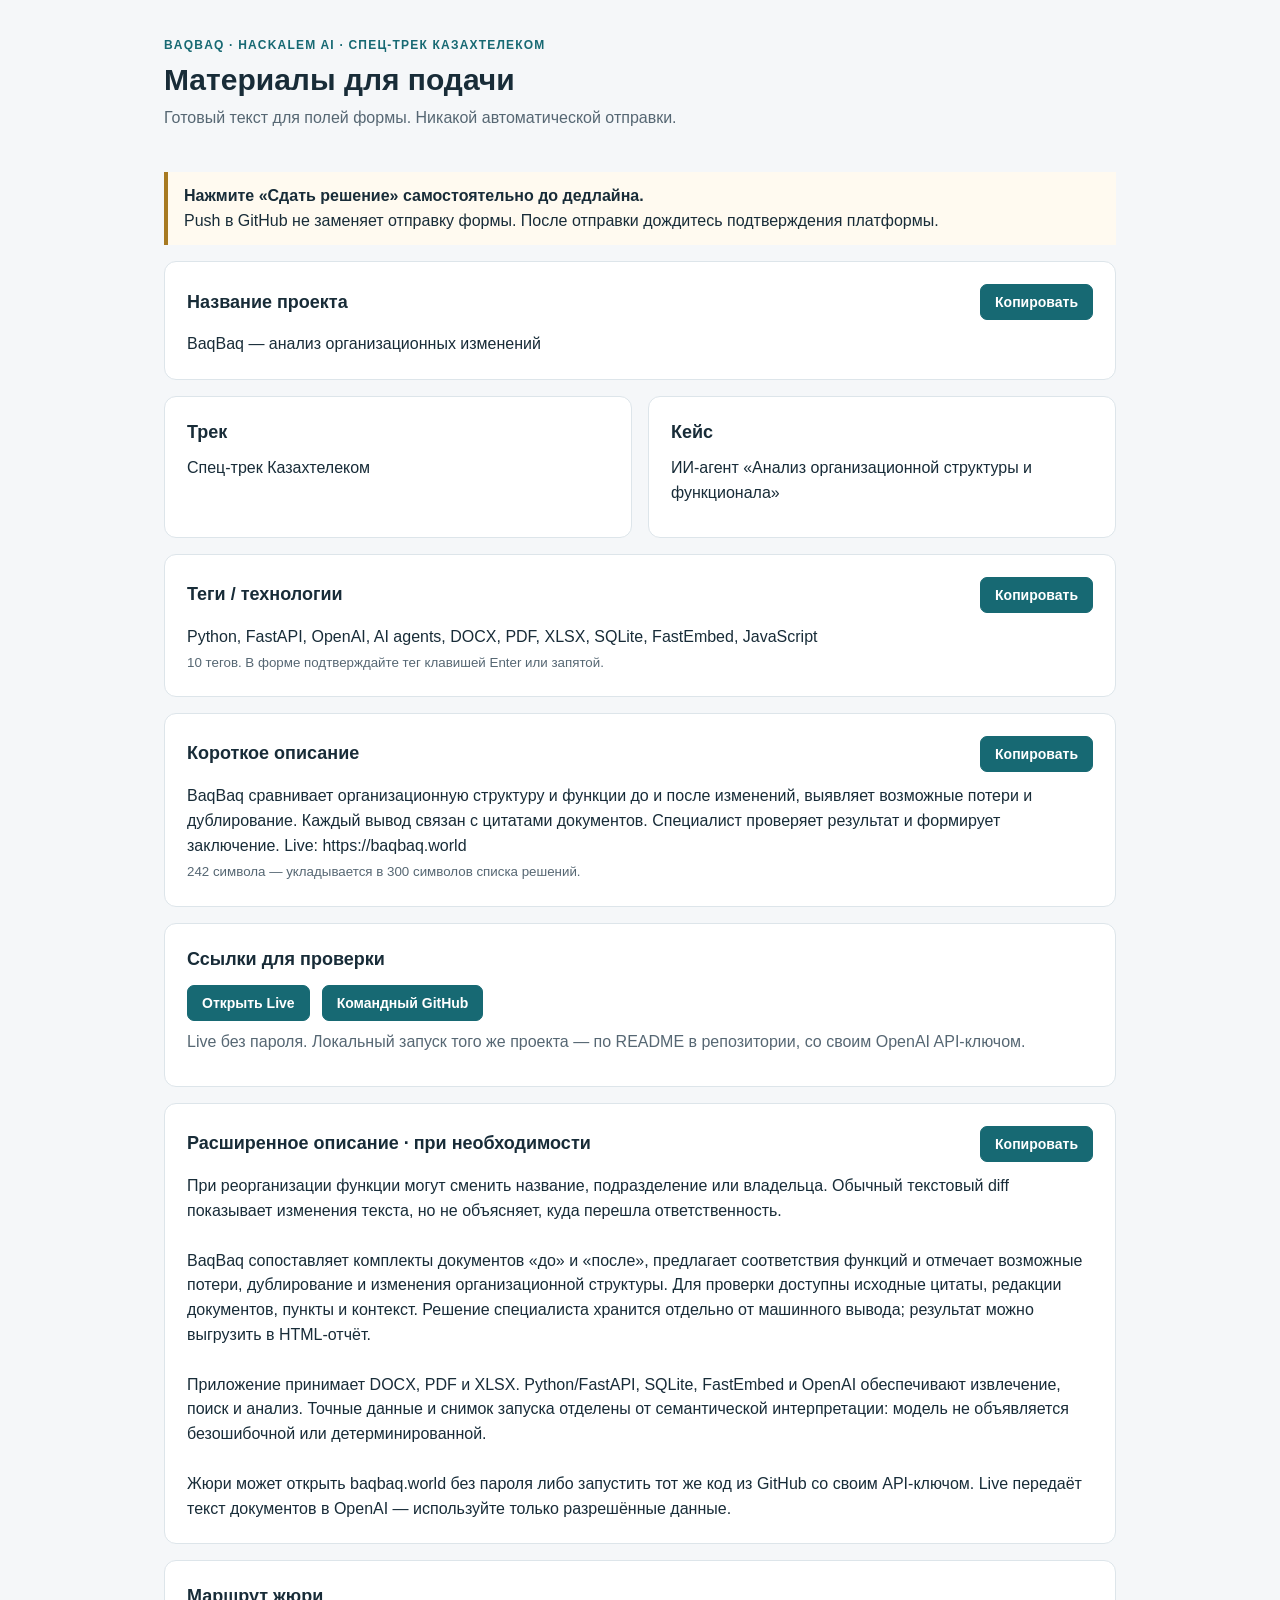
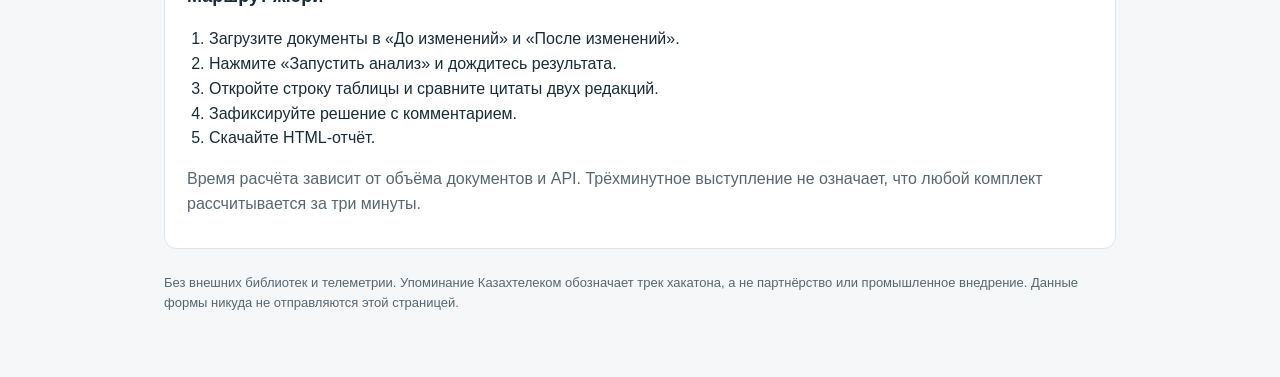
<file: submission/submission-form.html>
<!doctype html>
<html lang="ru">
<head>
<meta charset="utf-8"><meta name="viewport" content="width=device-width,initial-scale=1">
<title>BaqBaq — подача решения</title>
<style>
:root{--paper:#F5F7F9;--ink:#182C38;--muted:#566773;--teal:#176973;--line:#DDE5EA;--white:#FFF}*{box-sizing:border-box}body{margin:0;background:var(--paper);color:var(--ink);font:16px/1.55 "Segoe UI",Arial,sans-serif}main{max-width:1000px;margin:0 auto;padding:36px 24px 64px}header{display:flex;align-items:center;justify-content:space-between;gap:28px;margin-bottom:32px}.logo{width:95px;height:102px;object-fit:contain}.eyebrow{color:var(--teal);font-size:12px;font-weight:700;letter-spacing:.1em;text-transform:uppercase}h1{font-size:30px;line-height:1.15;margin:8px 0}h2{font-size:18px;margin:0}p{margin:9px 0}.muted,small{color:var(--muted)}.card{background:var(--white);border:1px solid var(--line);border-radius:12px;padding:22px;margin:16px 0}.row{display:flex;justify-content:space-between;align-items:center;gap:12px;margin-bottom:12px}.value{white-space:pre-wrap;margin:0;font:inherit;overflow-wrap:anywhere}button,a.action{border:1px solid var(--teal);background:var(--teal);color:white;padding:9px 14px;border-radius:7px;font:600 14px "Segoe UI",Arial,sans-serif;cursor:pointer;text-decoration:none;white-space:nowrap}button:hover,a.action:hover{background:#10535C}button:focus-visible,a:focus-visible{outline:3px solid #A77A22;outline-offset:3px}a{color:var(--teal)}.links{display:flex;gap:12px;flex-wrap:wrap}.notice{border-left:4px solid #A77A22;padding:12px 16px;background:#fffaf0}.grid{display:grid;grid-template-columns:1fr 1fr;gap:16px}.grid .card{margin:0}.status{position:fixed;bottom:18px;left:50%;transform:translateX(-50%);padding:10px 18px;background:var(--ink);color:#fff;border-radius:8px;display:none}ol{padding-left:22px}footer{font-size:13px;margin-top:24px;color:var(--muted)}@media(max-width:650px){main{padding:24px 16px}.grid{grid-template-columns:1fr}h1{font-size:25px}.row{align-items:flex-start}.logo{width:76px;height:90px}button{font-size:12px;padding:8px}}
</style>
</head>
<body><main>
<header><div><div class="eyebrow">BaqBaq · HackAlem AI · спец-трек Казахтелеком</div><h1>Материалы для подачи</h1><p class="muted">Готовый текст для полей формы. Никакой автоматической отправки.</p></div></header>
<div class="notice"><strong>Нажмите «Сдать решение» самостоятельно до дедлайна.</strong><br>Push в GitHub не заменяет отправку формы. После отправки дождитесь подтверждения платформы.</div>
<section class="card"><div class="row"><h2>Название проекта</h2><button data-copy="name">Копировать</button></div><p id="name" class="value">BaqBaq — анализ организационных изменений</p></section>
<div class="grid"><section class="card"><h2>Трек</h2><p>Спец-трек Казахтелеком</p></section><section class="card"><h2>Кейс</h2><p>ИИ-агент «Анализ организационной структуры и функционала»</p></section></div>
<section class="card"><div class="row"><h2>Теги / технологии</h2><button data-copy="tags">Копировать</button></div><p id="tags" class="value">Python, FastAPI, OpenAI, AI agents, DOCX, PDF, XLSX, SQLite, FastEmbed, JavaScript</p><small>10 тегов. В форме подтверждайте тег клавишей Enter или запятой.</small></section>
<section class="card"><div class="row"><h2>Короткое описание</h2><button data-copy="short">Копировать</button></div><p id="short" class="value">BaqBaq сравнивает организационную структуру и функции до и после изменений, выявляет возможные потери и дублирование. Каждый вывод связан с цитатами документов. Специалист проверяет результат и формирует заключение. Live: https://baqbaq.world</p><small><span id="count">242</span> символа — укладывается в 300 символов списка решений.</small></section>
<section class="card"><div class="row"><h2>Ссылки для проверки</h2></div><div class="links"><a class="action" href="https://baqbaq.world" target="_blank" rel="noopener noreferrer">Открыть Live</a><a class="action" href="https://github.com/BAITC-Hacks/hack-22e532a4-ai-solo" target="_blank" rel="noopener noreferrer">Командный GitHub</a></div><p class="muted">Live без пароля. Локальный запуск того же проекта — по README в репозитории, со своим OpenAI API-ключом.</p></section>
<section class="card"><div class="row"><h2>Расширенное описание · при необходимости</h2><button data-copy="long">Копировать</button></div><div id="long" class="value">При реорганизации функции могут сменить название, подразделение или владельца. Обычный текстовый diff показывает изменения текста, но не объясняет, куда перешла ответственность.

BaqBaq сопоставляет комплекты документов «до» и «после», предлагает соответствия функций и отмечает возможные потери, дублирование и изменения организационной структуры. Для проверки доступны исходные цитаты, редакции документов, пункты и контекст. Решение специалиста хранится отдельно от машинного вывода; результат можно выгрузить в HTML-отчёт.

Приложение принимает DOCX, PDF и XLSX. Python/FastAPI, SQLite, FastEmbed и OpenAI обеспечивают извлечение, поиск и анализ. Точные данные и снимок запуска отделены от семантической интерпретации: модель не объявляется безошибочной или детерминированной.

Жюри может открыть baqbaq.world без пароля либо запустить тот же код из GitHub со своим API-ключом. Live передаёт текст документов в OpenAI — используйте только разрешённые данные.</div></section>
<section class="card"><h2>Маршрут жюри</h2><ol><li>Загрузите документы в «До изменений» и «После изменений».</li><li>Нажмите «Запустить анализ» и дождитесь результата.</li><li>Откройте строку таблицы и сравните цитаты двух редакций.</li><li>Зафиксируйте решение с комментарием.</li><li>Скачайте HTML-отчёт.</li></ol><p class="muted">Время расчёта зависит от объёма документов и API. Трёхминутное выступление не означает, что любой комплект рассчитывается за три минуты.</p></section>
<footer>Без внешних библиотек и телеметрии. Упоминание Казахтелеком обозначает трек хакатона, а не партнёрство или промышленное внедрение. Данные формы никуда не отправляются этой страницей.</footer>
</main><div id="status" class="status" role="status" aria-live="polite"></div>
<script>
document.getElementById('count').textContent=document.getElementById('short').textContent.trim().length;
document.querySelectorAll('[data-copy]').forEach(button=>button.addEventListener('click',async()=>{const el=document.getElementById(button.dataset.copy);const value=el.textContent.trim();let ok=false;try{await navigator.clipboard.writeText(value);ok=true}catch(_){const range=document.createRange();range.selectNodeContents(el);const selection=window.getSelection();selection.removeAllRanges();selection.addRange(range);try{ok=document.execCommand('copy')}catch(_){}if(ok)selection.removeAllRanges()}const status=document.getElementById('status');status.textContent=ok?'Скопировано':'Текст выделен — нажмите Ctrl+C';status.style.display='block';setTimeout(()=>status.style.display='none',3000)}));
</script></body></html>
</file>
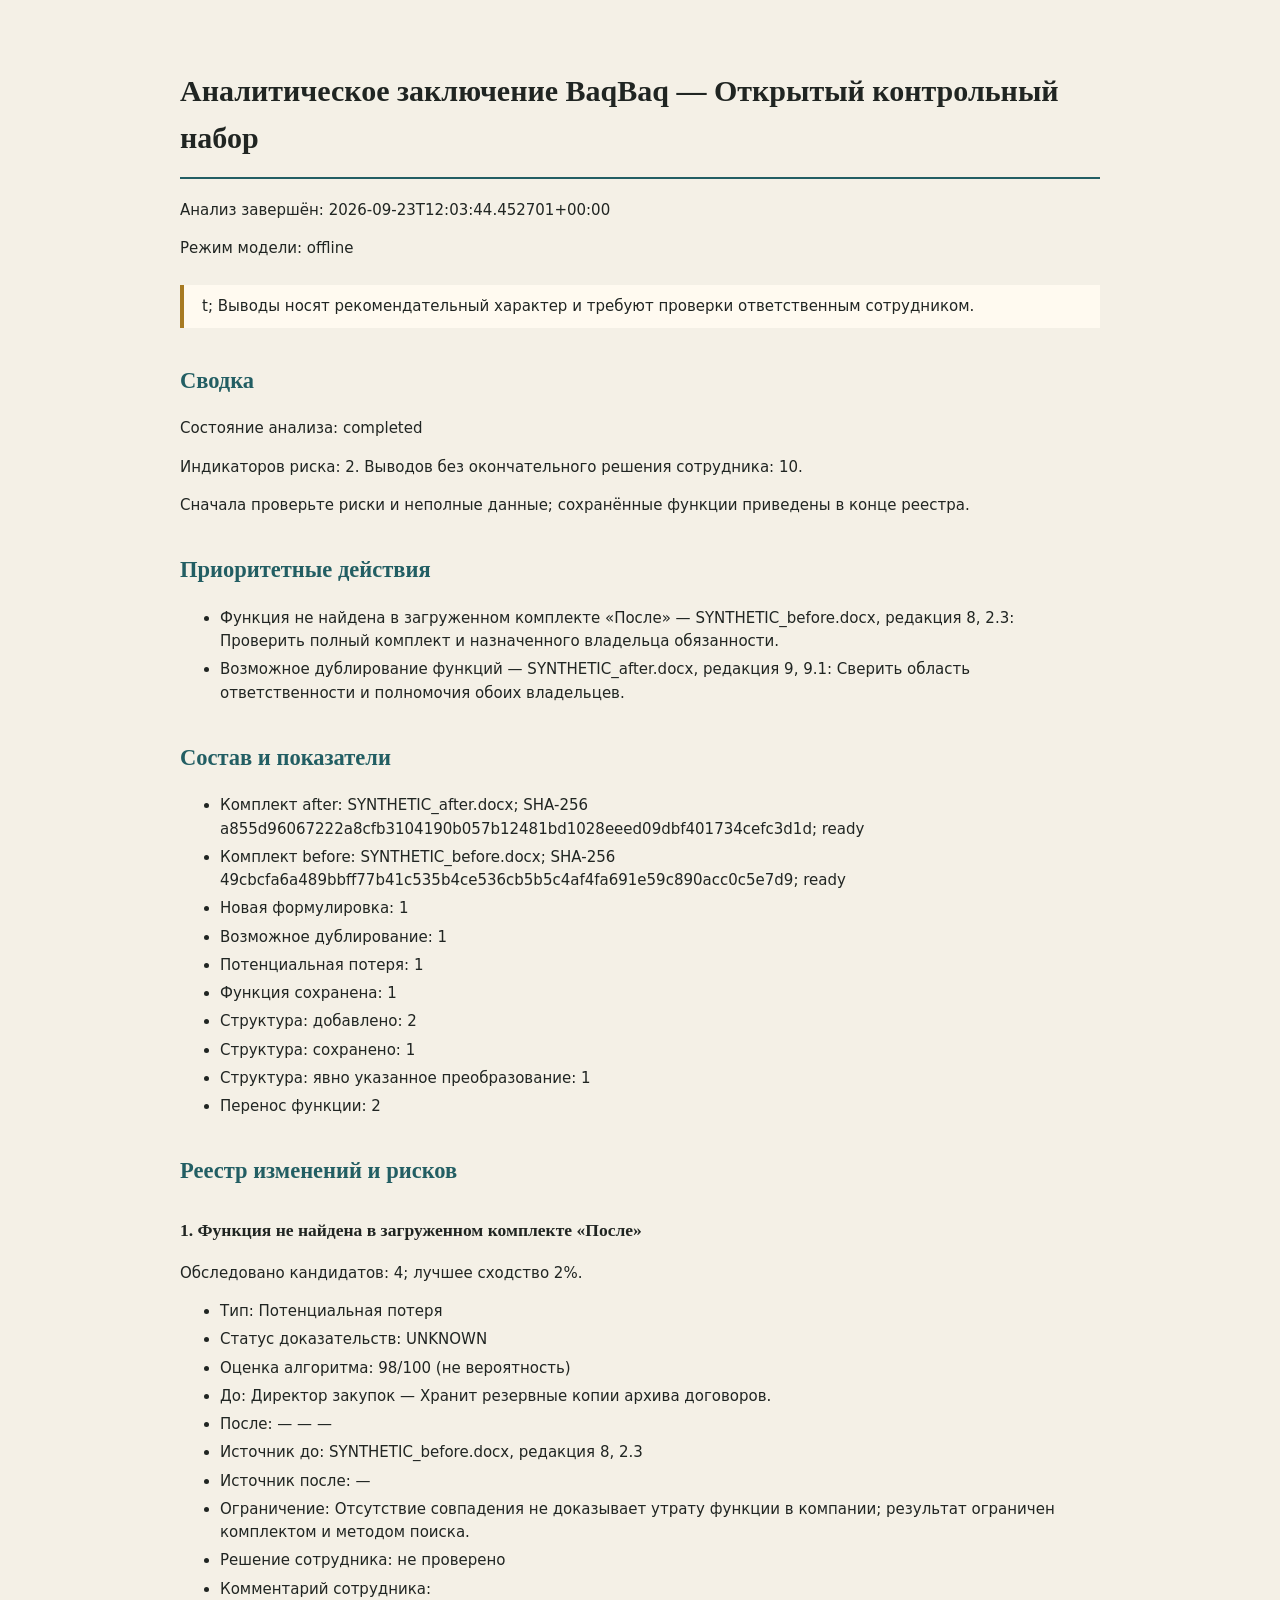
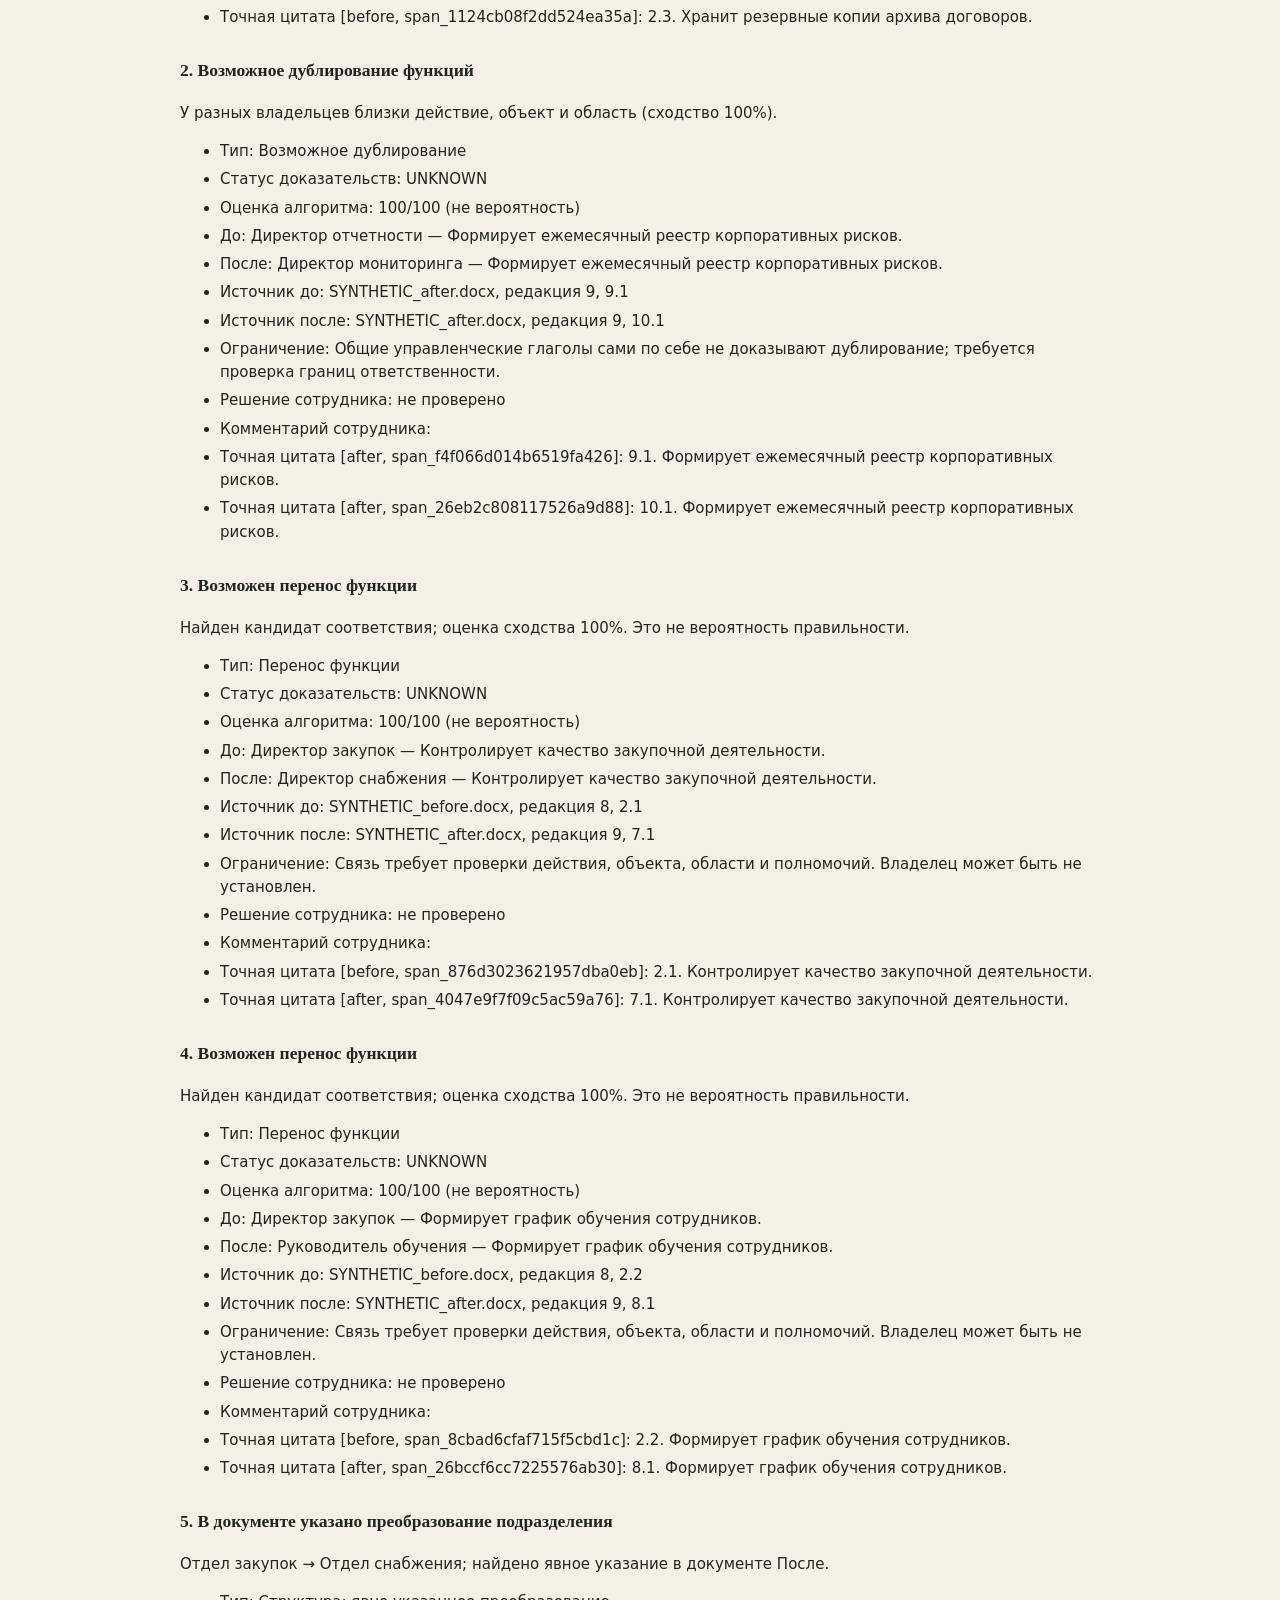
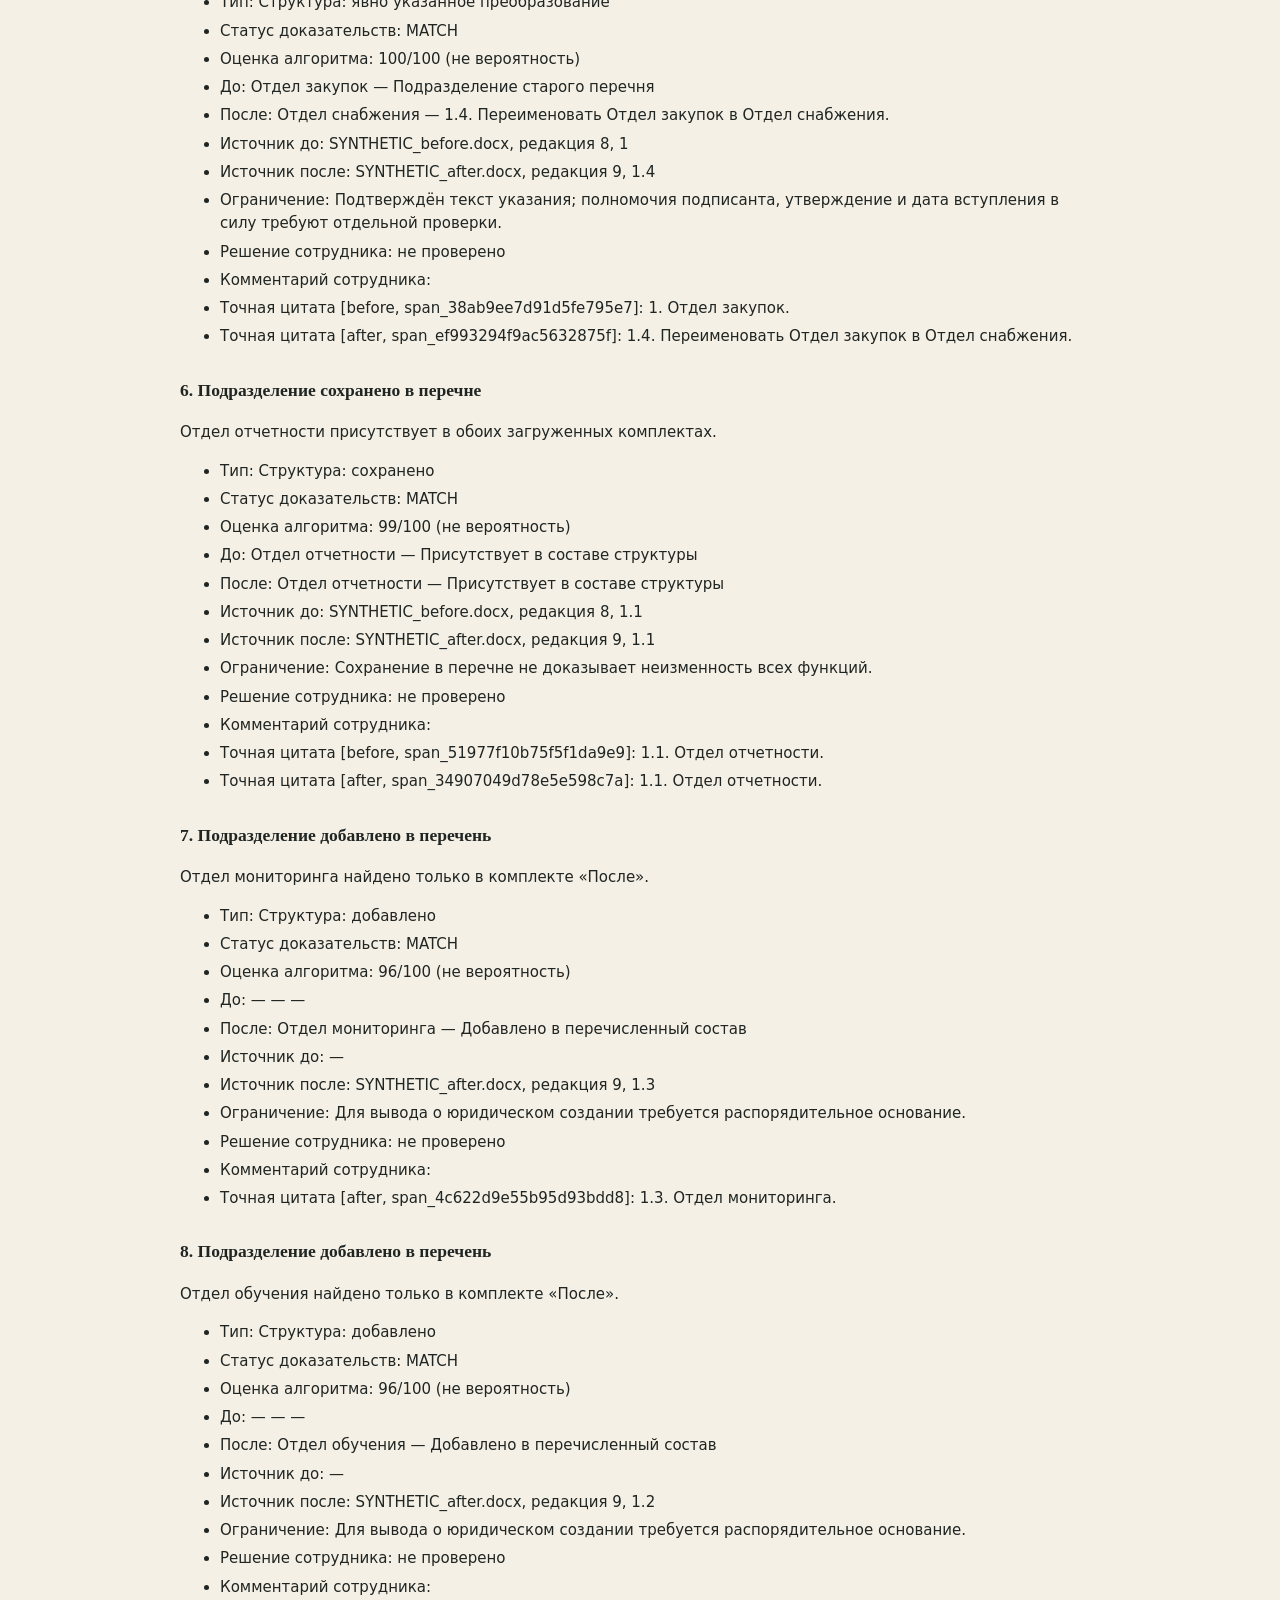
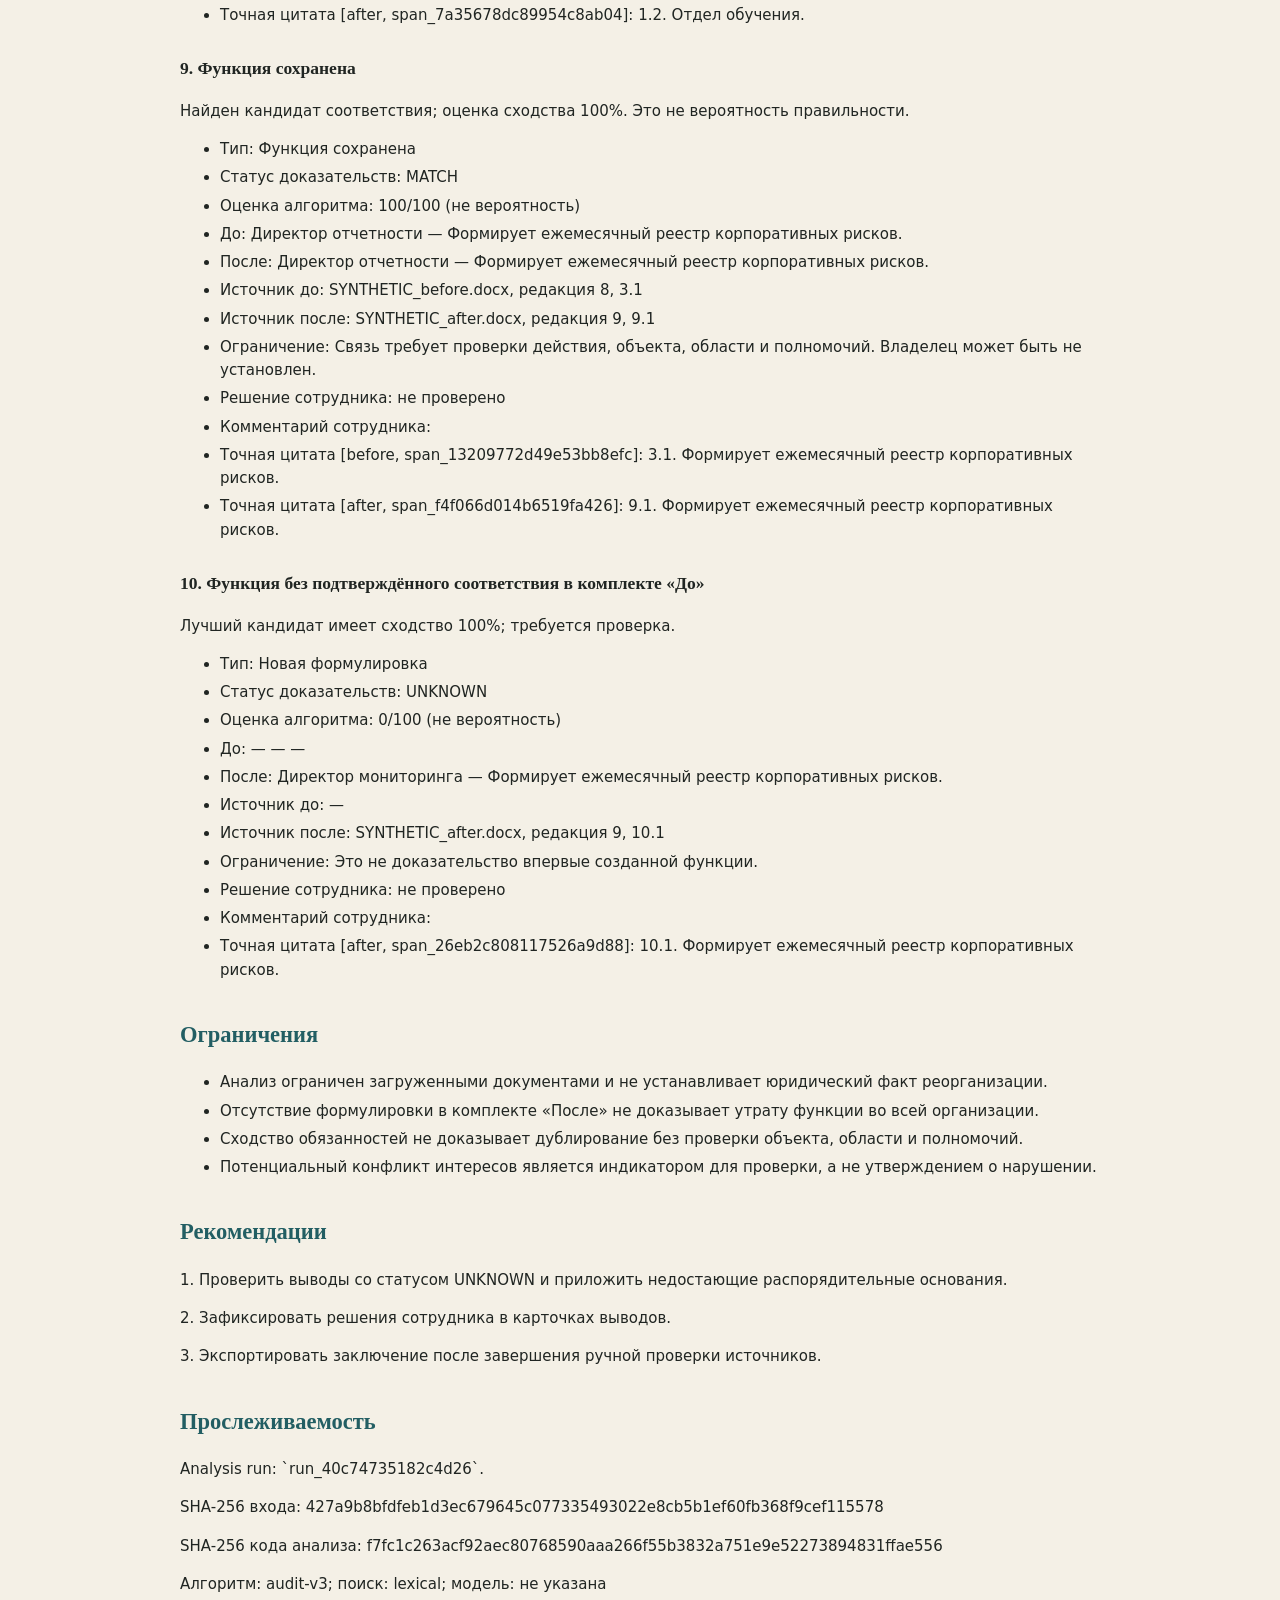
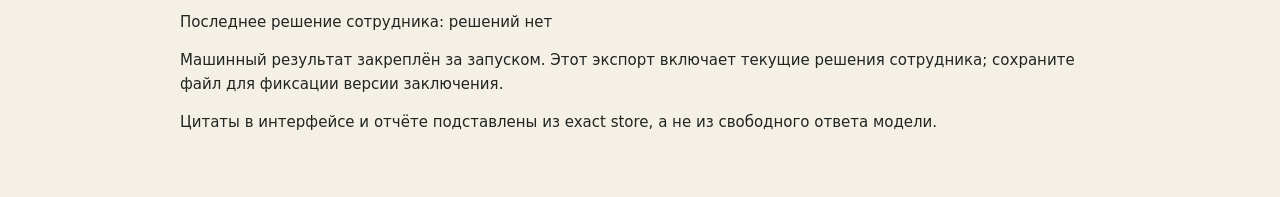
<file: static/demo/report.html>
<!doctype html>
<html lang="ru"><head><meta charset="utf-8"><title>Заключение BaqBaq</title>
<style>
@page{margin:18mm} body{font:15px/1.55 system-ui,sans-serif;color:#202522;background:#f4f0e6;max-width:920px;margin:0 auto;padding:48px}
h1,h2,h3{font-family:Georgia,serif} h1{border-bottom:2px solid #225e63;padding-bottom:16px} h2{margin-top:36px;color:#225e63}
h3{margin-top:28px} blockquote{border-left:4px solid #a77a22;margin:24px 0;padding:10px 18px;background:#fffaf0}
li{margin:5px 0} code{font-family:Consolas,monospace} @media print{body{background:white;padding:0}}
</style></head><body><h1>Аналитическое заключение BaqBaq — Открытый контрольный набор</h1>
<p>Анализ завершён: 2026-09-23T12:03:44.452701+00:00</p>
<p>Режим модели: offline</p>
<blockquote>t; Выводы носят рекомендательный характер и требуют проверки ответственным сотрудником.</blockquote>
<h2>Сводка</h2>
<p>Состояние анализа: completed</p>
<p>Индикаторов риска: 2. Выводов без окончательного решения сотрудника: 10.</p>
<p>Сначала проверьте риски и неполные данные; сохранённые функции приведены в конце реестра.</p>
<h2>Приоритетные действия</h2>
<ul>
<li>Функция не найдена в загруженном комплекте «После» — SYNTHETIC_before.docx, редакция 8, 2.3: Проверить полный комплект и назначенного владельца обязанности.</li>
<li>Возможное дублирование функций — SYNTHETIC_after.docx, редакция 9, 9.1: Сверить область ответственности и полномочия обоих владельцев.</li>
</ul>
<h2>Состав и показатели</h2>
<ul>
<li>Комплект after: SYNTHETIC_after.docx; SHA-256 a855d96067222a8cfb3104190b057b12481bd1028eeed09dbf401734cefc3d1d; ready</li>
<li>Комплект before: SYNTHETIC_before.docx; SHA-256 49cbcfa6a489bbff77b41c535b4ce536cb5b5c4af4fa691e59c890acc0c5e7d9; ready</li>
<li>Новая формулировка: 1</li>
<li>Возможное дублирование: 1</li>
<li>Потенциальная потеря: 1</li>
<li>Функция сохранена: 1</li>
<li>Структура: добавлено: 2</li>
<li>Структура: сохранено: 1</li>
<li>Структура: явно указанное преобразование: 1</li>
<li>Перенос функции: 2</li>
</ul>
<h2>Реестр изменений и рисков</h2>
<h3>1. Функция не найдена в загруженном комплекте «После»</h3>
<p>Обследовано кандидатов: 4; лучшее сходство 2%.</p>
<ul>
<li>Тип: Потенциальная потеря</li>
<li>Статус доказательств: UNKNOWN</li>
<li>Оценка алгоритма: 98/100 (не вероятность)</li>
<li>До: Директор закупок — Хранит резервные копии архива договоров.</li>
<li>После: — — —</li>
<li>Источник до: SYNTHETIC_before.docx, редакция 8, 2.3</li>
<li>Источник после: —</li>
<li>Ограничение: Отсутствие совпадения не доказывает утрату функции в компании; результат ограничен комплектом и методом поиска.</li>
<li>Решение сотрудника: не проверено</li>
<li>Комментарий сотрудника: </li>
<li>Точная цитата [before, span_1124cb08f2dd524ea35a]: 2.3. Хранит резервные копии архива договоров.</li>
</ul>
<h3>2. Возможное дублирование функций</h3>
<p>У разных владельцев близки действие, объект и область (сходство 100%).</p>
<ul>
<li>Тип: Возможное дублирование</li>
<li>Статус доказательств: UNKNOWN</li>
<li>Оценка алгоритма: 100/100 (не вероятность)</li>
<li>До: Директор отчетности — Формирует ежемесячный реестр корпоративных рисков.</li>
<li>После: Директор мониторинга — Формирует ежемесячный реестр корпоративных рисков.</li>
<li>Источник до: SYNTHETIC_after.docx, редакция 9, 9.1</li>
<li>Источник после: SYNTHETIC_after.docx, редакция 9, 10.1</li>
<li>Ограничение: Общие управленческие глаголы сами по себе не доказывают дублирование; требуется проверка границ ответственности.</li>
<li>Решение сотрудника: не проверено</li>
<li>Комментарий сотрудника: </li>
<li>Точная цитата [after, span_f4f066d014b6519fa426]: 9.1. Формирует ежемесячный реестр корпоративных рисков.</li>
<li>Точная цитата [after, span_26eb2c808117526a9d88]: 10.1. Формирует ежемесячный реестр корпоративных рисков.</li>
</ul>
<h3>3. Возможен перенос функции</h3>
<p>Найден кандидат соответствия; оценка сходства 100%. Это не вероятность правильности.</p>
<ul>
<li>Тип: Перенос функции</li>
<li>Статус доказательств: UNKNOWN</li>
<li>Оценка алгоритма: 100/100 (не вероятность)</li>
<li>До: Директор закупок — Контролирует качество закупочной деятельности.</li>
<li>После: Директор снабжения — Контролирует качество закупочной деятельности.</li>
<li>Источник до: SYNTHETIC_before.docx, редакция 8, 2.1</li>
<li>Источник после: SYNTHETIC_after.docx, редакция 9, 7.1</li>
<li>Ограничение: Связь требует проверки действия, объекта, области и полномочий. Владелец может быть не установлен.</li>
<li>Решение сотрудника: не проверено</li>
<li>Комментарий сотрудника: </li>
<li>Точная цитата [before, span_876d3023621957dba0eb]: 2.1. Контролирует качество закупочной деятельности.</li>
<li>Точная цитата [after, span_4047e9f7f09c5ac59a76]: 7.1. Контролирует качество закупочной деятельности.</li>
</ul>
<h3>4. Возможен перенос функции</h3>
<p>Найден кандидат соответствия; оценка сходства 100%. Это не вероятность правильности.</p>
<ul>
<li>Тип: Перенос функции</li>
<li>Статус доказательств: UNKNOWN</li>
<li>Оценка алгоритма: 100/100 (не вероятность)</li>
<li>До: Директор закупок — Формирует график обучения сотрудников.</li>
<li>После: Руководитель обучения — Формирует график обучения сотрудников.</li>
<li>Источник до: SYNTHETIC_before.docx, редакция 8, 2.2</li>
<li>Источник после: SYNTHETIC_after.docx, редакция 9, 8.1</li>
<li>Ограничение: Связь требует проверки действия, объекта, области и полномочий. Владелец может быть не установлен.</li>
<li>Решение сотрудника: не проверено</li>
<li>Комментарий сотрудника: </li>
<li>Точная цитата [before, span_8cbad6cfaf715f5cbd1c]: 2.2. Формирует график обучения сотрудников.</li>
<li>Точная цитата [after, span_26bccf6cc7225576ab30]: 8.1. Формирует график обучения сотрудников.</li>
</ul>
<h3>5. В документе указано преобразование подразделения</h3>
<p>Отдел закупок → Отдел снабжения; найдено явное указание в документе После.</p>
<ul>
<li>Тип: Структура: явно указанное преобразование</li>
<li>Статус доказательств: MATCH</li>
<li>Оценка алгоритма: 100/100 (не вероятность)</li>
<li>До: Отдел закупок — Подразделение старого перечня</li>
<li>После: Отдел снабжения — 1.4. Переименовать Отдел закупок в Отдел снабжения.</li>
<li>Источник до: SYNTHETIC_before.docx, редакция 8, 1</li>
<li>Источник после: SYNTHETIC_after.docx, редакция 9, 1.4</li>
<li>Ограничение: Подтверждён текст указания; полномочия подписанта, утверждение и дата вступления в силу требуют отдельной проверки.</li>
<li>Решение сотрудника: не проверено</li>
<li>Комментарий сотрудника: </li>
<li>Точная цитата [before, span_38ab9ee7d91d5fe795e7]: 1. Отдел закупок.</li>
<li>Точная цитата [after, span_ef993294f9ac5632875f]: 1.4. Переименовать Отдел закупок в Отдел снабжения.</li>
</ul>
<h3>6. Подразделение сохранено в перечне</h3>
<p>Отдел отчетности присутствует в обоих загруженных комплектах.</p>
<ul>
<li>Тип: Структура: сохранено</li>
<li>Статус доказательств: MATCH</li>
<li>Оценка алгоритма: 99/100 (не вероятность)</li>
<li>До: Отдел отчетности — Присутствует в составе структуры</li>
<li>После: Отдел отчетности — Присутствует в составе структуры</li>
<li>Источник до: SYNTHETIC_before.docx, редакция 8, 1.1</li>
<li>Источник после: SYNTHETIC_after.docx, редакция 9, 1.1</li>
<li>Ограничение: Сохранение в перечне не доказывает неизменность всех функций.</li>
<li>Решение сотрудника: не проверено</li>
<li>Комментарий сотрудника: </li>
<li>Точная цитата [before, span_51977f10b75f5f1da9e9]: 1.1. Отдел отчетности.</li>
<li>Точная цитата [after, span_34907049d78e5e598c7a]: 1.1. Отдел отчетности.</li>
</ul>
<h3>7. Подразделение добавлено в перечень</h3>
<p>Отдел мониторинга найдено только в комплекте «После».</p>
<ul>
<li>Тип: Структура: добавлено</li>
<li>Статус доказательств: MATCH</li>
<li>Оценка алгоритма: 96/100 (не вероятность)</li>
<li>До: — — —</li>
<li>После: Отдел мониторинга — Добавлено в перечисленный состав</li>
<li>Источник до: —</li>
<li>Источник после: SYNTHETIC_after.docx, редакция 9, 1.3</li>
<li>Ограничение: Для вывода о юридическом создании требуется распорядительное основание.</li>
<li>Решение сотрудника: не проверено</li>
<li>Комментарий сотрудника: </li>
<li>Точная цитата [after, span_4c622d9e55b95d93bdd8]: 1.3. Отдел мониторинга.</li>
</ul>
<h3>8. Подразделение добавлено в перечень</h3>
<p>Отдел обучения найдено только в комплекте «После».</p>
<ul>
<li>Тип: Структура: добавлено</li>
<li>Статус доказательств: MATCH</li>
<li>Оценка алгоритма: 96/100 (не вероятность)</li>
<li>До: — — —</li>
<li>После: Отдел обучения — Добавлено в перечисленный состав</li>
<li>Источник до: —</li>
<li>Источник после: SYNTHETIC_after.docx, редакция 9, 1.2</li>
<li>Ограничение: Для вывода о юридическом создании требуется распорядительное основание.</li>
<li>Решение сотрудника: не проверено</li>
<li>Комментарий сотрудника: </li>
<li>Точная цитата [after, span_7a35678dc89954c8ab04]: 1.2. Отдел обучения.</li>
</ul>
<h3>9. Функция сохранена</h3>
<p>Найден кандидат соответствия; оценка сходства 100%. Это не вероятность правильности.</p>
<ul>
<li>Тип: Функция сохранена</li>
<li>Статус доказательств: MATCH</li>
<li>Оценка алгоритма: 100/100 (не вероятность)</li>
<li>До: Директор отчетности — Формирует ежемесячный реестр корпоративных рисков.</li>
<li>После: Директор отчетности — Формирует ежемесячный реестр корпоративных рисков.</li>
<li>Источник до: SYNTHETIC_before.docx, редакция 8, 3.1</li>
<li>Источник после: SYNTHETIC_after.docx, редакция 9, 9.1</li>
<li>Ограничение: Связь требует проверки действия, объекта, области и полномочий. Владелец может быть не установлен.</li>
<li>Решение сотрудника: не проверено</li>
<li>Комментарий сотрудника: </li>
<li>Точная цитата [before, span_13209772d49e53bb8efc]: 3.1. Формирует ежемесячный реестр корпоративных рисков.</li>
<li>Точная цитата [after, span_f4f066d014b6519fa426]: 9.1. Формирует ежемесячный реестр корпоративных рисков.</li>
</ul>
<h3>10. Функция без подтверждённого соответствия в комплекте «До»</h3>
<p>Лучший кандидат имеет сходство 100%; требуется проверка.</p>
<ul>
<li>Тип: Новая формулировка</li>
<li>Статус доказательств: UNKNOWN</li>
<li>Оценка алгоритма: 0/100 (не вероятность)</li>
<li>До: — — —</li>
<li>После: Директор мониторинга — Формирует ежемесячный реестр корпоративных рисков.</li>
<li>Источник до: —</li>
<li>Источник после: SYNTHETIC_after.docx, редакция 9, 10.1</li>
<li>Ограничение: Это не доказательство впервые созданной функции.</li>
<li>Решение сотрудника: не проверено</li>
<li>Комментарий сотрудника: </li>
<li>Точная цитата [after, span_26eb2c808117526a9d88]: 10.1. Формирует ежемесячный реестр корпоративных рисков.</li>
</ul>
<h2>Ограничения</h2>
<ul>
<li>Анализ ограничен загруженными документами и не устанавливает юридический факт реорганизации.</li>
<li>Отсутствие формулировки в комплекте «После» не доказывает утрату функции во всей организации.</li>
<li>Сходство обязанностей не доказывает дублирование без проверки объекта, области и полномочий.</li>
<li>Потенциальный конфликт интересов является индикатором для проверки, а не утверждением о нарушении.</li>
</ul>
<h2>Рекомендации</h2>
<p>1. Проверить выводы со статусом UNKNOWN и приложить недостающие распорядительные основания.</p>
<p>2. Зафиксировать решения сотрудника в карточках выводов.</p>
<p>3. Экспортировать заключение после завершения ручной проверки источников.</p>
<h2>Прослеживаемость</h2>
<p>Analysis run: `run_40c74735182c4d26`.</p>
<p>SHA-256 входа: 427a9b8bfdfeb1d3ec679645c077335493022e8cb5b1ef60fb368f9cef115578</p>
<p>SHA-256 кода анализа: f7fc1c263acf92aec80768590aaa266f55b3832a751e9e52273894831ffae556</p>
<p>Алгоритм: audit-v3; поиск: lexical; модель: не указана</p>
<p>Последнее решение сотрудника: решений нет</p>
<p>Машинный результат закреплён за запуском. Этот экспорт включает текущие решения сотрудника; сохраните файл для фиксации версии заключения.</p>
<p>Цитаты в интерфейсе и отчёте подставлены из exact store, а не из свободного ответа модели.</p></body></html>
</file>
